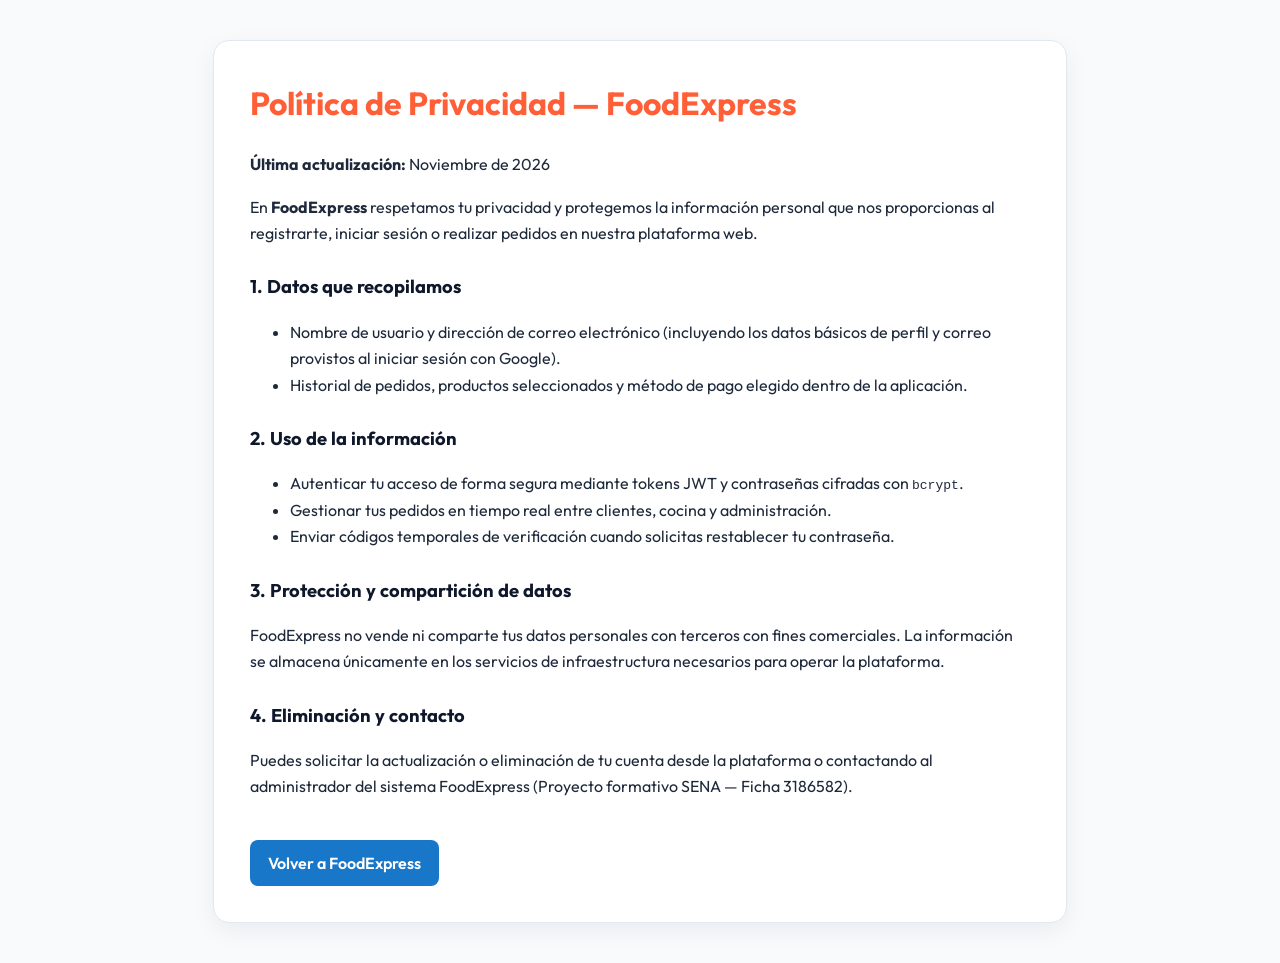
<file: privacidad.html>
<!DOCTYPE html>
<html lang="es">
<head>
    <meta charset="UTF-8">
    <meta name="viewport" content="width=device-width, initial-scale=1.0">
    <title>Política de Privacidad — FoodExpress</title>
    <link href="https://fonts.googleapis.com/css2?family=Outfit:wght@400;600;800&display=swap" rel="stylesheet">
    <style>
        body {
            font-family: 'Outfit', sans-serif;
            background: #f8fafc;
            color: #1e293b;
            margin: 0;
            padding: 40px 20px;
            line-height: 1.65;
        }
        .card {
            max-width: 780px;
            margin: 0 auto;
            background: #ffffff;
            border: 1px solid #e2e8f0;
            border-radius: 16px;
            padding: 36px;
            box-shadow: 0 8px 24px rgba(15, 23, 42, 0.06);
        }
        h1 { color: #ff5e36; margin-top: 0; }
        h2 { color: #0f172a; margin-top: 26px; font-size: 1.15rem; }
        .back-link {
            display: inline-block;
            margin-top: 24px;
            background: #1877c9;
            color: #ffffff;
            text-decoration: none;
            padding: 10px 18px;
            border-radius: 8px;
            font-weight: 600;
        }
    </style>
</head>
<body>
    <main class="card">
        <h1>Política de Privacidad — FoodExpress</h1>
        <p><strong>Última actualización:</strong> Noviembre de 2026</p>
        <p>En <strong>FoodExpress</strong> respetamos tu privacidad y protegemos la información personal que nos proporcionas al registrarte, iniciar sesión o realizar pedidos en nuestra plataforma web.</p>

        <h2>1. Datos que recopilamos</h2>
        <ul>
            <li>Nombre de usuario y dirección de correo electrónico (incluyendo los datos básicos de perfil y correo provistos al iniciar sesión con Google).</li>
            <li>Historial de pedidos, productos seleccionados y método de pago elegido dentro de la aplicación.</li>
        </ul>

        <h2>2. Uso de la información</h2>
        <ul>
            <li>Autenticar tu acceso de forma segura mediante tokens JWT y contraseñas cifradas con <code>bcrypt</code>.</li>
            <li>Gestionar tus pedidos en tiempo real entre clientes, cocina y administración.</li>
            <li>Enviar códigos temporales de verificación cuando solicitas restablecer tu contraseña.</li>
        </ul>

        <h2>3. Protección y compartición de datos</h2>
        <p>FoodExpress no vende ni comparte tus datos personales con terceros con fines comerciales. La información se almacena únicamente en los servicios de infraestructura necesarios para operar la plataforma.</p>

        <h2>4. Eliminación y contacto</h2>
        <p>Puedes solicitar la actualización o eliminación de tu cuenta desde la plataforma o contactando al administrador del sistema FoodExpress (Proyecto formativo SENA — Ficha 3186582).</p>

        <a class="back-link" href="/">Volver a FoodExpress</a>
    </main>
</body>
</html>
</file>
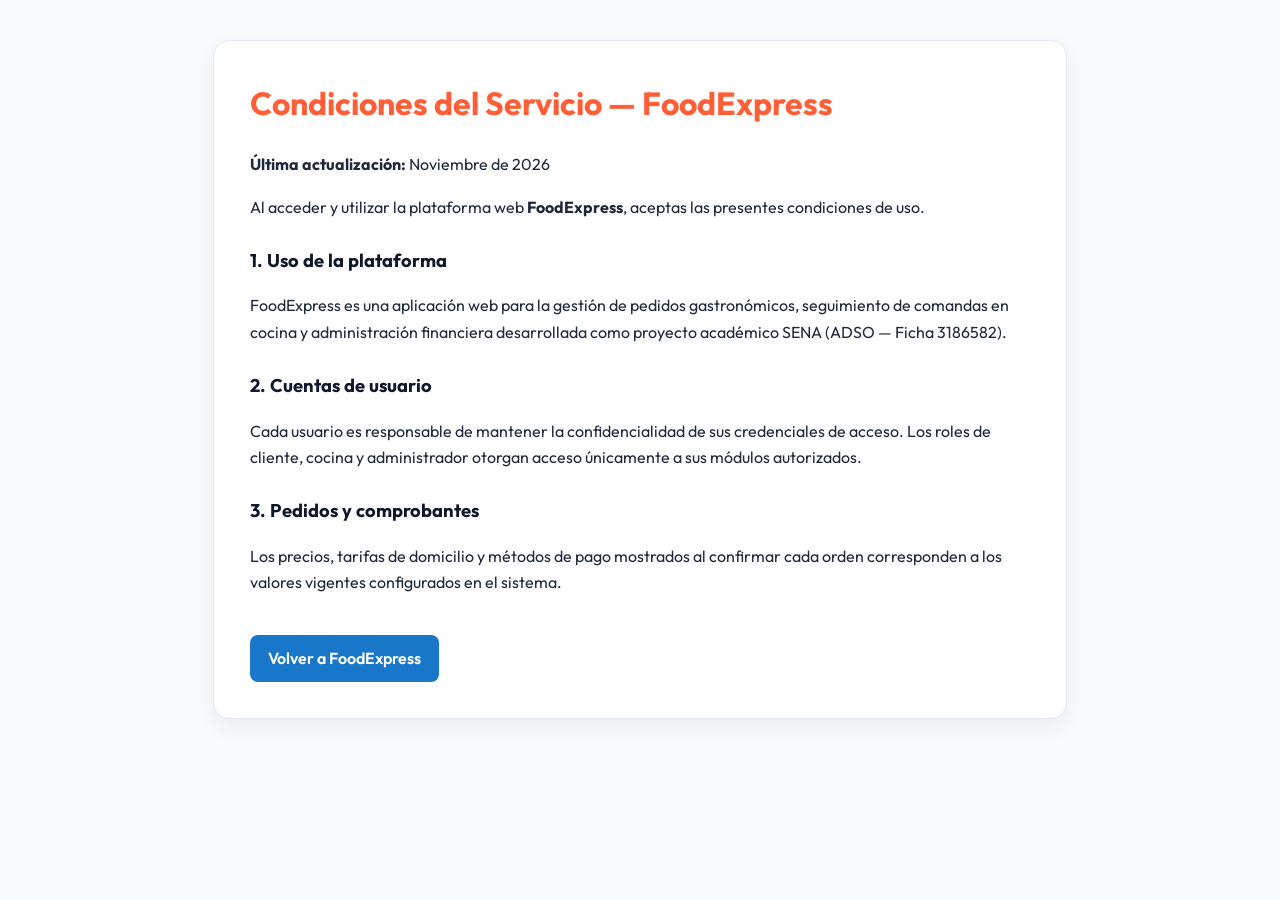
<file: terminos.html>
<!DOCTYPE html>
<html lang="es">
<head>
    <meta charset="UTF-8">
    <meta name="viewport" content="width=device-width, initial-scale=1.0">
    <title>Condiciones del Servicio — FoodExpress</title>
    <link href="https://fonts.googleapis.com/css2?family=Outfit:wght@400;600;800&display=swap" rel="stylesheet">
    <style>
        body {
            font-family: 'Outfit', sans-serif;
            background: #f8fafc;
            color: #1e293b;
            margin: 0;
            padding: 40px 20px;
            line-height: 1.65;
        }
        .card {
            max-width: 780px;
            margin: 0 auto;
            background: #ffffff;
            border: 1px solid #e2e8f0;
            border-radius: 16px;
            padding: 36px;
            box-shadow: 0 8px 24px rgba(15, 23, 42, 0.06);
        }
        h1 { color: #ff5e36; margin-top: 0; }
        h2 { color: #0f172a; margin-top: 26px; font-size: 1.15rem; }
        .back-link {
            display: inline-block;
            margin-top: 24px;
            background: #1877c9;
            color: #ffffff;
            text-decoration: none;
            padding: 10px 18px;
            border-radius: 8px;
            font-weight: 600;
        }
    </style>
</head>
<body>
    <main class="card">
        <h1>Condiciones del Servicio — FoodExpress</h1>
        <p><strong>Última actualización:</strong> Noviembre de 2026</p>
        <p>Al acceder y utilizar la plataforma web <strong>FoodExpress</strong>, aceptas las presentes condiciones de uso.</p>

        <h2>1. Uso de la plataforma</h2>
        <p>FoodExpress es una aplicación web para la gestión de pedidos gastronómicos, seguimiento de comandas en cocina y administración financiera desarrollada como proyecto académico SENA (ADSO — Ficha 3186582).</p>

        <h2>2. Cuentas de usuario</h2>
        <p>Cada usuario es responsable de mantener la confidencialidad de sus credenciales de acceso. Los roles de cliente, cocina y administrador otorgan acceso únicamente a sus módulos autorizados.</p>

        <h2>3. Pedidos y comprobantes</h2>
        <p>Los precios, tarifas de domicilio y métodos de pago mostrados al confirmar cada orden corresponden a los valores vigentes configurados en el sistema.</p>

        <a class="back-link" href="/">Volver a FoodExpress</a>
    </main>
</body>
</html>
</file>
